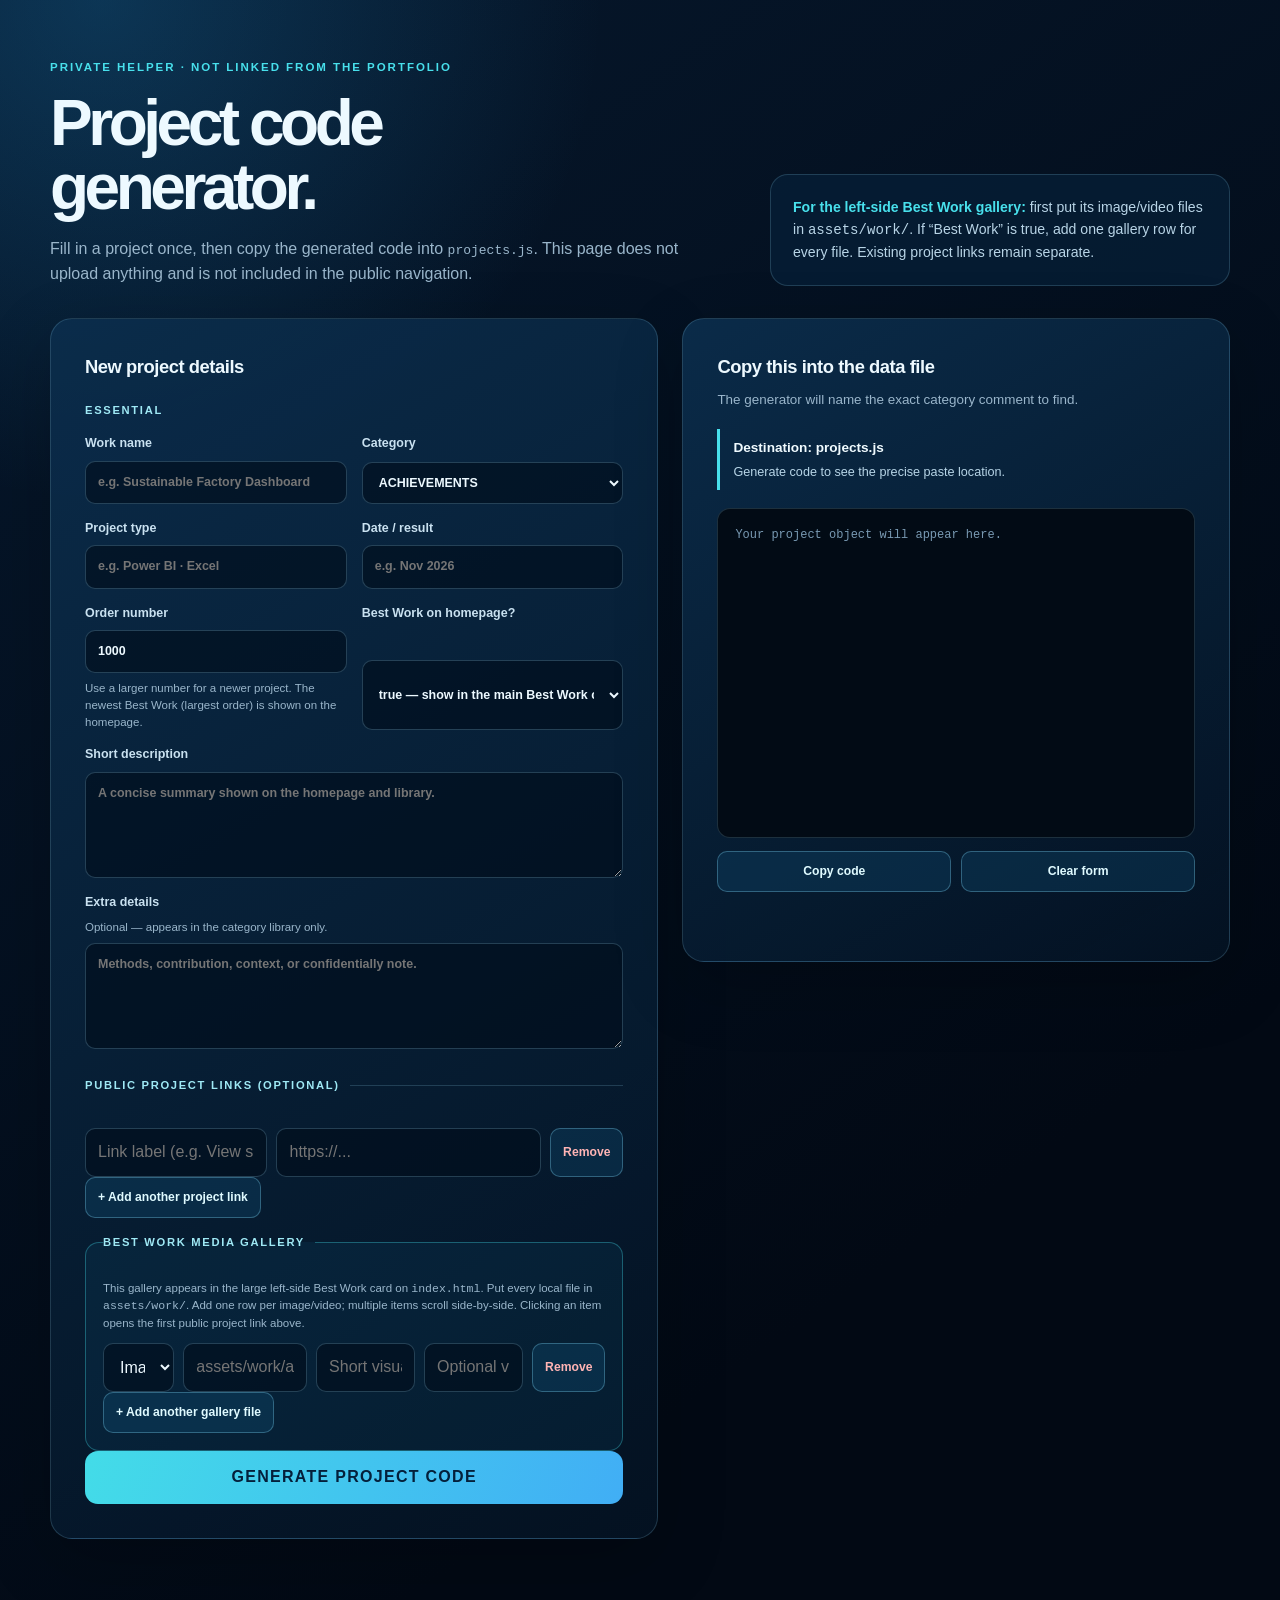
<file: codegenerator.html>
<!doctype html>
<html lang="en">
<head>
  <meta charset="utf-8">
  <meta name="viewport" content="width=device-width, initial-scale=1">
  <meta name="robots" content="noindex, nofollow">
  <title>Portfolio Project Code Generator</title>
  <style>
    :root{color-scheme:dark;--bg:#041020;--surface:#08213c;--surface2:#0b2d4c;--line:rgba(150,216,244,.19);--text:#edf9ff;--muted:#9ab6cb;--cyan:#48e0ec;--danger:#ff9b9b;--max:1180px;font-family:"DM Sans",Arial,sans-serif}
    *{box-sizing:border-box}body{margin:0;min-height:100vh;background:radial-gradient(circle at 8% 0,rgba(29,132,191,.28),transparent 25%),linear-gradient(145deg,#06182d,#020914 75%);color:var(--text);line-height:1.55}.shell{width:min(var(--max),calc(100% - 40px));margin:auto;padding:54px 0 80px}.eyebrow{color:var(--cyan);font-size:.72rem;font-weight:800;letter-spacing:.17em}.hero{display:grid;grid-template-columns:1.2fr .8fr;gap:30px;margin-bottom:32px}.hero h1{font-size:clamp(2.4rem,5vw,4.8rem);line-height:1;letter-spacing:-.07em;margin:12px 0 18px}.hero p{max-width:650px;color:var(--muted);margin:0}.notice{align-self:end;padding:22px;border:1px solid var(--line);border-radius:18px;background:rgba(7,35,61,.62);color:#b8d4e6;font-size:.88rem}.notice strong{color:var(--cyan)}.generator{display:grid;grid-template-columns:minmax(0,1fr) minmax(350px,.9fr);gap:24px}.panel{border:1px solid var(--line);border-radius:22px;background:linear-gradient(150deg,rgba(11,45,76,.93),rgba(4,19,35,.91));padding:clamp(21px,3vw,34px);box-shadow:0 22px 70px rgba(0,0,0,.2)}.panel h2{font-size:1.15rem;letter-spacing:-.025em;margin:0 0 20px}.fieldset{border:0;border-top:1px solid var(--line);margin:28px 0 0;padding:24px 0 0}.fieldset:first-of-type{border:0;margin-top:0;padding-top:0}.fieldset legend{padding:0 10px 0 0;color:#9fe9f5;font-size:.7rem;letter-spacing:.15em;font-weight:800}label{display:grid;gap:7px;color:#c9e1f0;font-size:.78rem;font-weight:700}input,select,textarea,button{font:inherit}input,select,textarea{width:100%;border:1px solid rgba(150,216,244,.23);border-radius:10px;padding:11px 12px;color:var(--text);background:rgba(1,13,27,.64);outline:none;transition:border-color .2s,box-shadow .2s}input:focus,select:focus,textarea:focus{border-color:var(--cyan);box-shadow:0 0 0 3px rgba(72,224,236,.12)}textarea{min-height:106px;resize:vertical}.grid{display:grid;grid-template-columns:repeat(2,minmax(0,1fr));gap:15px;margin-top:15px}.grid.one{grid-template-columns:1fr}.hint{color:var(--muted);font-size:.72rem;font-weight:400;line-height:1.45}.feature-box{margin-top:16px;padding:17px;border:1px solid rgba(72,224,236,.33);border-radius:14px;background:rgba(16,103,143,.13)}.feature-box[hidden]{display:none}.link-row{display:grid;grid-template-columns:1fr 1.45fr auto;gap:9px;margin-top:10px}.media-row{display:grid;grid-template-columns:.72fr 1.25fr 1fr 1fr auto;gap:9px;margin-top:10px}.icon-button,.secondary-button{border:1px solid rgba(124,205,236,.35);background:rgba(17,85,123,.3);color:#dffaff;border-radius:10px;cursor:pointer;font-size:.76rem;font-weight:800;padding:10px 12px;transition:background .2s,border .2s}.icon-button:hover,.secondary-button:hover{border-color:var(--cyan);background:rgba(22,121,163,.48)}.icon-button{align-self:stretch;color:#ffb4b4}.generate{width:100%;border:0;border-radius:13px;padding:14px 18px;background:linear-gradient(110deg,#43dce8,#41aef5);color:#04203b;font-weight:900;letter-spacing:.08em;cursor:pointer;transition:transform .2s,filter .2s}.generate:hover{transform:translateY(-2px);filter:brightness(1.08)}.output-panel{position:sticky;top:22px;align-self:start}.output-panel h2{margin-bottom:8px}.output-copy{color:var(--muted);font-size:.84rem;margin:0 0 18px}.destination{display:grid;gap:5px;border-left:3px solid var(--cyan);padding:8px 0 8px 13px;margin:18px 0;color:#b7d5e7;font-size:.79rem}.destination b{color:#f0fbff;font-size:.85rem}pre{min-height:330px;max-height:65vh;overflow:auto;margin:0;padding:17px;border-radius:13px;border:1px solid rgba(150,216,244,.18);background:#020b15;color:#cdeeff;font:12px/1.55 ui-monospace,SFMono-Regular,Consolas,monospace;white-space:pre-wrap;word-break:break-word}.output-actions{display:flex;gap:10px;margin-top:13px}.output-actions button{flex:1}.status{min-height:24px;margin:11px 0 0;color:#a3e9d6;font-size:.78rem}.empty{color:#7899b2}@media(max-width:850px){.hero,.generator{grid-template-columns:1fr}.output-panel{position:static}.hero{gap:18px}.shell{padding-top:34px}.media-row{grid-template-columns:1fr 1fr}}@media(max-width:560px){.shell{width:calc(100% - 28px)}.grid,.link-row,.media-row{grid-template-columns:1fr}.icon-button{min-height:40px}.panel{padding:20px 16px}}
  </style>
</head>
<body>
  <main class="shell">
    <section class="hero">
      <div>
        <span class="eyebrow">PRIVATE HELPER · NOT LINKED FROM THE PORTFOLIO</span>
        <h1>Project code<br>generator.</h1>
        <p>Fill in a project once, then copy the generated code into <code>projects.js</code>. This page does not upload anything and is not included in the public navigation.</p>
      </div>
      <aside class="notice"><strong>For the left-side Best Work gallery:</strong> first put its image/video files in <code>assets/work/</code>. If “Best Work” is true, add one gallery row for every file. Existing project links remain separate.</aside>
    </section>

    <div class="generator">
      <form class="panel" id="project-form">
        <h2>New project details</h2>
        <fieldset class="fieldset">
          <legend>ESSENTIAL</legend>
          <div class="grid">
            <label>Work name<input id="title" required placeholder="e.g. Sustainable Factory Dashboard"></label>
            <label>Category<select id="category" required></select></label>
            <label>Project type<input id="type" placeholder="e.g. Power BI · Excel"></label>
            <label>Date / result<input id="date" placeholder="e.g. Nov 2026"></label>
            <label>Order number<input id="order" type="number" min="1" value="1000" required><span class="hint">Use a larger number for a newer project. The newest Best Work (largest order) is shown on the homepage.</span></label>
            <label>Best Work on homepage?<select id="best-work"><option value="true">true — show in the main Best Work card</option><option value="false">false — show only in the work library</option></select></label>
          </div>
          <div class="grid one"><label>Short description<textarea id="description" required placeholder="A concise summary shown on the homepage and library."></textarea></label></div>
          <div class="grid one"><label>Extra details <span class="hint">Optional — appears in the category library only.</span><textarea id="details" placeholder="Methods, contribution, context, or confidentially note."></textarea></label></div>
        </fieldset>

        <fieldset class="fieldset">
          <legend>PUBLIC PROJECT LINKS (OPTIONAL)</legend>
          <div id="link-rows"></div>
          <button class="secondary-button" id="add-link" type="button">+ Add another project link</button>
        </fieldset>

        <fieldset class="fieldset feature-box" id="homepage-media-box">
          <legend>BEST WORK MEDIA GALLERY</legend>
          <p class="hint">This gallery appears in the large left-side Best Work card on <code>index.html</code>. Put every local file in <code>assets/work/</code>. Add one row per image/video; multiple items scroll side-by-side. Clicking an item opens the first public project link above.</p>
          <div id="media-rows"></div>
          <button class="secondary-button" id="add-media" type="button">+ Add another gallery file</button>
        </fieldset>

        <button class="generate" type="submit">GENERATE PROJECT CODE</button>
      </form>

      <aside class="panel output-panel" aria-live="polite">
        <h2>Copy this into the data file</h2>
        <p class="output-copy">The generator will name the exact category comment to find.</p>
        <div class="destination" id="destination"><b>Destination: projects.js</b><span>Generate code to see the precise paste location.</span></div>
        <pre id="code-output" class="empty">Your project object will appear here.</pre>
        <div class="output-actions"><button class="secondary-button" id="copy-code" type="button">Copy code</button><button class="secondary-button" id="reset-form" type="button">Clear form</button></div>
        <p class="status" id="status"></p>
      </aside>
    </div>
  </main>

  <script>
    (() => {
      'use strict';
      const categories = [
        ['achievements', 'ACHIEVEMENTS'], ['case-solving', 'CASE SOLVING'], ['video-content', 'VIDEO CONTENT'], ['comsol', 'COMSOL MULTIPHYSICS'], ['cad', 'CAD & SOLIDWORKS'], ['research', 'RESEARCH'], ['ben-rich', 'BEN RICH BUSINESS'], ['analytics', 'EXCEL & POWER BI'], ['jolchaya', 'PROJECT JOL CHAYA'], ['certifications', 'CERTIFICATIONS']
      ];
      const form = document.getElementById('project-form');
      const category = document.getElementById('category');
      const bestWork = document.getElementById('best-work');
      const mediaBox = document.getElementById('homepage-media-box');
      const linkRows = document.getElementById('link-rows');
      const mediaRows = document.getElementById('media-rows');
      const output = document.getElementById('code-output');
      const destination = document.getElementById('destination');
      const status = document.getElementById('status');
      const slugify = value => value.toLowerCase().trim().replace(/[^a-z0-9]+/g, '-').replace(/^-|-$/g, '') || 'new-project';
      const value = id => document.getElementById(id).value.trim();

      category.innerHTML = categories.map(([id, name]) => `<option value="${id}">${name}</option>`).join('');

      function addLink(label = '', url = '') {
        const row = document.createElement('div');
        row.className = 'link-row';
        row.innerHTML = `<input class="link-label" aria-label="Link label" placeholder="Link label (e.g. View slides)" value="${label}"><input class="link-url" type="url" aria-label="Link URL" placeholder="https://..." value="${url}"><button class="icon-button" type="button" aria-label="Remove this link">Remove</button>`;
        row.querySelector('button').addEventListener('click', () => row.remove());
        linkRows.append(row);
      }

      function addMedia() {
        const row = document.createElement('div');
        row.className = 'media-row';
        row.innerHTML = `<select class="media-kind" aria-label="Gallery media type"><option value="image">Image</option><option value="video">Video (.mp4)</option><option value="embed">Embed URL</option></select><input class="media-src" aria-label="Gallery file path" placeholder="assets/work/achievement-1.jpg"><input class="media-alt" aria-label="Gallery alt text" placeholder="Short visual description"><input class="media-poster" aria-label="Video poster path" placeholder="Optional video poster"><button class="icon-button" type="button" aria-label="Remove this gallery file">Remove</button>`;
        row.querySelector('button').addEventListener('click', () => row.remove());
        mediaRows.append(row);
      }

      function setHomepageMediaVisibility() {
        const isBestWork = bestWork.value === 'true';
        mediaBox.hidden = !isBestWork;
        mediaRows.querySelectorAll('.media-src').forEach(input => input.required = false);
      }

      function getLinks() {
        return [...linkRows.querySelectorAll('.link-row')].map(row => ({
          label: row.querySelector('.link-label').value.trim(),
          url: row.querySelector('.link-url').value.trim()
        })).filter(link => link.url).map(link => ({ label: link.label || 'Open project', url: link.url }));
      }

      function getWorkMedia() {
        return [...mediaRows.querySelectorAll('.media-row')].map(row => {
          const kind = row.querySelector('.media-kind').value;
          const src = row.querySelector('.media-src').value.trim();
          const media = {
            kind,
            src,
            alt: row.querySelector('.media-alt').value.trim()
          };
          const poster = row.querySelector('.media-poster').value.trim();
          if (kind === 'video' && poster) media.poster = poster;
          return media;
        }).filter(media => media.src).map(media => ({
          ...media,
          alt: media.alt || 'Best Work gallery preview'
        }));
      }

      function projectCode(project) {
        return JSON.stringify(project, null, 2).replace(/^/gm, '  ') + ',';
      }

      document.getElementById('add-link').addEventListener('click', () => addLink());
      document.getElementById('add-media').addEventListener('click', () => addMedia());
      bestWork.addEventListener('change', setHomepageMediaVisibility);
      document.getElementById('title').addEventListener('input', () => status.textContent = '');
      document.getElementById('copy-code').addEventListener('click', async () => {
        if (!output.dataset.code) { status.textContent = 'Generate the project code first.'; return; }
        try { await navigator.clipboard.writeText(output.dataset.code); status.textContent = 'Copied. Paste it into projects.js.'; }
        catch { status.textContent = 'Copy was blocked by this browser. Select the code manually and copy it.'; }
      });
      document.getElementById('reset-form').addEventListener('click', () => {
        form.reset(); linkRows.replaceChildren(); mediaRows.replaceChildren(); addLink(); addMedia(); setHomepageMediaVisibility(); output.textContent = 'Your project object will appear here.'; output.classList.add('empty'); output.dataset.code = ''; destination.innerHTML = '<b>Destination: projects.js</b><span>Generate code to see the precise paste location.</span>'; status.textContent = '';
      });

      form.addEventListener('submit', event => {
        event.preventDefault();
        const isBestWork = bestWork.value === 'true';
        const workMedia = getWorkMedia();
        if (isBestWork && !workMedia.length) { status.textContent = 'Add at least one gallery image/video path for a Best Work project.'; mediaRows.querySelector('.media-src')?.focus(); return; }
        const project = {
          id: slugify(value('title')),
          category: category.value,
          order: Number(value('order')),
          bestWork: isBestWork,
          title: value('title'),
          type: value('type'),
          date: value('date'),
          description: value('description')
        };
        if (value('details')) project.details = value('details');
        if (isBestWork) {
          project.workMedia = workMedia;
        }
        project.links = getLinks();
        const categoryName = categories.find(item => item[0] === category.value)[1];
        const instruction = `Paste this new object inside the projects: [ ] array in projects.js, directly below the comment: // ${categoryName}.`;
        const code = `/* ${instruction} */\n${projectCode(project)}`;
        output.textContent = code;
        output.dataset.code = code;
        output.classList.remove('empty');
        destination.innerHTML = `<b>Destination: projects.js</b><span>${instruction}</span>${isBestWork ? '<span>Also upload every gallery file to assets/work/ before publishing.</span>' : ''}`;
        status.textContent = 'Done. Copy the generated code, paste it, then save projects.js.';
      });

      addLink();
      addMedia();
      setHomepageMediaVisibility();
    })();
  </script>
</body>
</html>
</file>
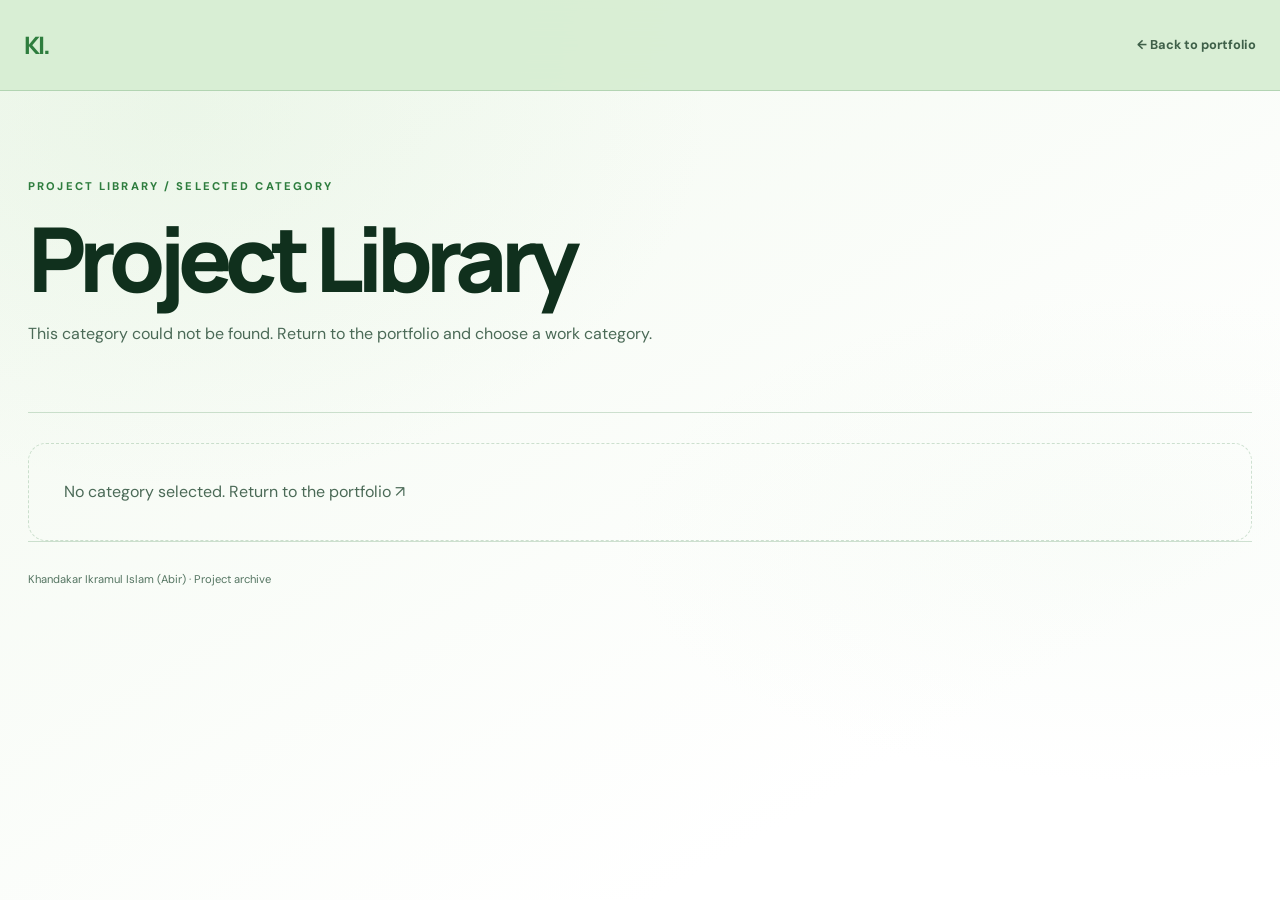
<file: works.html>
<!doctype html>
<html lang="en">
<head>
  <meta charset="utf-8">
  <meta name="viewport" content="width=device-width, initial-scale=1">
  <meta name="theme-color" content="#f2f9ef">
  <meta name="description" content="Explore the complete project collection by category.">
  <title>Project Library | Khandakar Ikramul Islam (Abir)</title>
  <link rel="preconnect" href="https://fonts.googleapis.com">
  <link rel="preconnect" href="https://fonts.gstatic.com" crossorigin>
  <link href="https://fonts.googleapis.com/css2?family=DM+Sans:wght@400;500;600;700&family=Manrope:wght@400;500;600;700;800&display=swap" rel="stylesheet">
  <link rel="stylesheet" href="style.css">
</head>
<body class="archive-body">
  <header class="archive-header">
    <a class="brand" href="index.html">KI<span>.</span></a>
    <a class="back-link" id="back-link" href="index.html">← Back to portfolio</a>
  </header>
  <main class="archive-main">
    <div class="archive-hero">
      <span class="eyebrow">PROJECT LIBRARY / SELECTED CATEGORY</span>
      <h1 id="archive-title">All Work</h1>
      <p id="archive-description">Explore projects from this field, arranged with the most recently added work first.</p>
      <div class="archive-count" id="archive-count"></div>
    </div>
    <section class="archive-list" id="archive-list" aria-live="polite"></section>
    <div class="archive-footer">Khandakar Ikramul Islam (Abir) · Project archive</div>
  </main>
  <script src="projects.js"></script>
  <script src="works.js"></script>
</body>
</html>
</file>
<file: style.css>
:root{
  --hh:78px;
  color-scheme:light;
  --bg:#ffffff;
  --bg-2:#f2f9ef;
  --surface:#e1f2dd;
  --surface-2:#d3ebcf;
  --line:rgba(46,125,62,.22);
  --text:#10301d;
  --muted:#4b6a57;
  --blue:#2e7d3e;
  --cyan:#2e7d3e;
  --ice:#d99a00;
  --sun:#ffc93c;
  --max:1240px;
  --ease:cubic-bezier(.2,.75,.25,1);
}
*{box-sizing:border-box}
html{overflow-x:clip;scroll-behavior:smooth;scroll-padding-top:calc(var(--hh) + 18px)}
body{margin:0;background:var(--bg);color:var(--text);font-family:"DM Sans",sans-serif;line-height:1.65;overflow-x:clip}
body:before{content:"";position:fixed;inset:0;pointer-events:none;z-index:-2;background:radial-gradient(ellipse at 14% 12%,rgba(203,232,199,0.22),transparent 34%),radial-gradient(ellipse at 88% 60%,rgba(203,232,199,0.10),transparent 32%),linear-gradient(150deg,#f2f9ef,#ffffff 78%)}
a{color:inherit;text-decoration:none}
a:hover{color:var(--cyan)}
button,a{-webkit-tap-highlight-color:transparent}
.ambient{position:fixed;width:34vw;height:34vw;filter:blur(100px);border-radius:50%;pointer-events:none;z-index:-1;opacity:.12}
.ambient-one{top:25%;left:-18vw;background:#6dbe6f}.ambient-two{right:-20vw;bottom:4%;background:#ffc93c}
.section-wrap{width:min(var(--max),calc(100% - 56px));margin-inline:auto}
.site-header{position:sticky;top:0;z-index:30;min-height:78px;display:flex;align-items:center;justify-content:space-between;gap:26px;padding:0 max(24px,calc((100vw - var(--max))/2));background:rgba(214,237,210,.92);backdrop-filter:blur(22px);border-bottom:1px solid rgba(255,201,60,0.13)}
.brand{font-family:Manrope,sans-serif;font-weight:800;font-size:1.5rem;letter-spacing:-.09em;white-space:nowrap;color:#2e7d3e}
.brand span{color:var(--cyan)}
.header-contact{font-size:.77rem;font-weight:700;white-space:nowrap;border:1px solid #e0a800;padding:10px 14px;border-radius:999px;color:#10301d;background:#ffc93c}
.header-contact span{color:var(--cyan);margin-left:8px}

/* Scroll-driven, five-frame introduction */
.scrolly{position:relative;height:auto;min-height:0;background:#f2f9ef}
.story-sticky{position:sticky;top:var(--hh);height:calc(100svh - var(--hh));min-height:540px;overflow:hidden;isolation:isolate;background:radial-gradient(ellipse at 74% 42%,#e1f2dd,#f2f9ef 48%,#ffffff 85%)}
.story-image-stack,.story-shade,.story-grain{position:absolute;inset:0}
.story-image{position:absolute;inset:0;width:100%;height:100%;object-fit:cover;object-position:88% 30%;opacity:0;transform:scale(1.08);filter:saturate(.82) contrast(1.08);transition:opacity .85s ease,transform 5s linear}
.story-image.active{opacity:1;transform:scale(1.015)}
.story-image.image-missing{display:none}
.story-fallback{position:absolute;inset:0;display:grid;place-items:center;background:radial-gradient(circle at 66% 42%,rgba(255,201,60,0.25),transparent 28%),linear-gradient(125deg,#f2f9ef,#ffffff 58%,#f2f9ef)}
.story-fallback>span{font-family:Manrope,sans-serif;font-size:clamp(10rem,30vw,25rem);font-weight:800;letter-spacing:-.12em;color:rgba(46,125,62,0.06)}
.story-fallback .accent{color:rgba(46,125,62,0.16)}
.story-shade{z-index:1;background:linear-gradient(90deg,rgba(255,255,255,0.78) 0%,rgba(255,255,255,0.50) 40%,rgba(255,255,255,0.00) 70%),linear-gradient(0deg,rgba(255,255,255,0.68),transparent 35%,rgba(255,255,255,0.32))}
.story-grain{z-index:2;opacity:.11;mix-blend-mode:soft-light;background-image:url("data:image/svg+xml,%3Csvg viewBox='0 0 180 180' xmlns='http://www.w3.org/2000/svg'%3E%3Cfilter id='n'%3E%3CfeTurbulence type='fractalNoise' baseFrequency='.92' numOctaves='3' stitchTiles='stitch'/%3E%3C/filter%3E%3Crect width='100%25' height='100%25' filter='url(%23n)' opacity='.34'/%3E%3C/svg%3E")}
.story-topline{position:absolute;z-index:3;left:clamp(24px,6vw,92px);right:clamp(24px,6vw,92px);top:32px;display:flex;justify-content:space-between;color:rgba(46,125,62,0.75);font-size:.67rem;font-weight:700;letter-spacing:.2em}
.story-counter{letter-spacing:.08em}.story-counter b{color:var(--cyan);font-size:1rem}
.story-copy{position:absolute;z-index:4;left:clamp(24px,10vw,150px);top:50%;transform:translateY(-44%);width:min(760px,72vw)}
.story-copy>.eyebrow,.story-copy h1,.story-copy>#story-description{transition:opacity .42s var(--ease),transform .42s var(--ease),filter .42s var(--ease);will-change:opacity,transform,filter}
.story-copy.is-changing>.eyebrow,.story-copy.is-changing h1,.story-copy.is-changing>#story-description{opacity:0;transform:translateY(14px);filter:blur(5px)}
.eyebrow{color:var(--cyan);font-size:.7rem;font-weight:800;letter-spacing:.19em;text-transform:uppercase}
.story-copy .eyebrow{margin-bottom:26px}
.story-copy h1{font-family:Manrope,sans-serif;font-size:clamp(3.4rem,8.5vw,8.3rem);line-height:.99;letter-spacing:-.075em;font-weight:800;margin:0 0 24px;text-wrap:balance}
.story-copy h1 em,.contact-heading em{font-family:Georgia,serif;font-weight:400;color:var(--ice);letter-spacing:-.055em}
.story-copy p:last-child{font-size:clamp(1rem,1.35vw,1.18rem);max-width:500px;color:#3f6049;margin:0}
.story-bottom{position:absolute;z-index:4;left:clamp(24px,6vw,92px);bottom:34px;display:flex;align-items:center;gap:18px;color:#3f6049;font-size:.63rem;font-weight:800;letter-spacing:.2em}
.scroll-line{width:92px;height:1px;background:rgba(255,201,60,0.30);position:relative;overflow:hidden}.scroll-line i{position:absolute;inset:0 auto 0 0;width:35%;background:var(--sun);animation:scrollLine 1.6s ease-in-out infinite}
@keyframes scrollLine{0%{transform:translateX(-110%)}100%{transform:translateX(300%)}}
.story-track{position:absolute;top:0;left:0;width:100%;pointer-events:none}
.story-beat{height:80vh;min-height:560px}

/* About strip */
.intro{padding-top:150px;padding-bottom:145px;position:relative}
.intro-label{display:flex;align-items:center;gap:18px;margin-bottom:46px}
.orbit-dot{width:8px;height:8px;border-radius:50%;background:var(--sun);box-shadow:0 0 14px var(--sun)}
.intro-grid{display:grid;grid-template-columns:1fr 1fr;gap:9vw;align-items:start}
.intro h2,.work-intro h2,.personality h2{font:800 clamp(2.7rem,5vw,5rem)/1.05 Manrope,sans-serif;letter-spacing:-.07em;margin:0}
.intro h2 span,.work-intro h2 span{color:#2e7d3e}
.intro-text{max-width:570px;color:var(--muted);font-size:1.02rem}
.intro-text strong{color:#2e7d3e}
.intro-tags{display:flex;gap:9px;flex-wrap:wrap;margin-top:25px}
.intro-tags span{border:1px solid var(--line);padding:7px 12px;border-radius:99px;color:#2e7d3e;font-size:.73rem;background:rgba(203,232,199,0.20)}

.work-intro{display:flex;align-items:end;justify-content:space-between;gap:40px;padding-top:35px;padding-bottom:58px}
.work-intro .eyebrow{display:block;margin-bottom:18px}
.work-intro>p{max-width:330px;color:var(--muted);margin:0 0 8px}
.category-sections{padding-bottom:110px;position:relative;isolation:isolate}
.work-section{scroll-margin-top:108px;position:relative;margin:0 -22px 28px;padding:46px clamp(22px,4vw,52px) 54px;border:1px solid rgba(255,201,60,0.19);border-radius:34px;background:linear-gradient(135deg,rgba(225,242,221,0.62),rgba(242,249,239,0.46) 58%,rgba(225,242,221,0.32));box-shadow:0 20px 56px rgba(16,48,29,0.05),inset 0 1px rgba(255,201,60,0.10);backdrop-filter:blur(20px) saturate(125%);transition:filter .5s var(--ease),opacity .5s var(--ease),scale .5s var(--ease),box-shadow .5s var(--ease),border-color .5s var(--ease)}
.work-section:before{content:"";position:absolute;inset:0;border-radius:inherit;pointer-events:none;background:linear-gradient(112deg,rgba(255,201,60,0.09),transparent 32%,rgba(255,201,60,0.04) 72%)}
.category-sections.has-focused-work .work-section:not(.is-focused){filter:blur(5px) saturate(.54);opacity:.31;scale:.97}
.work-section.is-focused{z-index:2;border-color:rgba(255,201,60,0.48);box-shadow:0 34px 94px rgba(16,48,29,0.14),0 0 0 1px rgba(255,201,60,0.10),inset 0 1px rgba(255,201,60,0.18);scale:1.012}
.category-meta{display:flex;justify-content:space-between;align-items:center;margin-bottom:25px}
.category-index{font:700 .75rem Manrope,sans-serif;letter-spacing:.13em;color:#557562}
.category-kicker{font-size:.67rem;color:#557562;letter-spacing:.16em;text-transform:uppercase;font-weight:700}
.showcase-grid{display:grid;grid-template-columns:minmax(440px,1.38fr) minmax(300px,.62fr);gap:clamp(38px,6vw,96px);align-items:stretch}
.project-art{position:relative;min-height:590px;aspect-ratio:auto;overflow:hidden;border-radius:28px;border:1px solid rgba(255,201,60,0.23);background:linear-gradient(145deg,#e1f2dd,#f2f9ef 68%);box-shadow:0 35px 90px rgba(16,48,29,0.11);isolation:isolate}
.project-art:before{content:"";position:absolute;inset:0;background:radial-gradient(circle at 70% 28%,rgba(255,201,60,0.23),transparent 30%),linear-gradient(120deg,rgba(255,201,60,0.16),transparent 58%);z-index:-1}
.project-art:after{content:"";position:absolute;inset:16px;border:1px solid rgba(255,201,60,0.11);border-radius:18px;pointer-events:none}
.art-grid{position:absolute;inset:0;opacity:.2;background-image:linear-gradient(rgba(255,201,60,0.14) 1px,transparent 1px),linear-gradient(90deg,rgba(255,201,60,0.14) 1px,transparent 1px);background-size:45px 45px;mask-image:linear-gradient(135deg,black,transparent 82%)}
.art-orbit{position:absolute;width:66%;aspect-ratio:1;border:1px solid rgba(255,201,60,0.48);border-radius:50%;left:18%;top:12%;transform:rotate(-28deg) scaleY(.63);box-shadow:0 0 40px rgba(255,201,60,0.12),inset 0 0 40px rgba(255,201,60,0.08)}
.art-orbit:before,.art-orbit:after{content:"";position:absolute;inset:13%;border:1px solid rgba(109,190,111,0.35);border-radius:50%;transform:rotate(52deg) scaleY(.72)}
.art-orbit:after{inset:27%;transform:rotate(-58deg) scaleY(.75)}
.art-core{position:absolute;width:24%;aspect-ratio:1;left:39%;top:32%;border-radius:50%;background:radial-gradient(circle at 35% 25%,#ffc93c,#ffc93c 20%,#cbe8c7 58%,#e1f2dd 78%);box-shadow:0 0 55px rgba(255,201,60,0.32),0 0 100px rgba(203,232,199,0.22)}
.art-number{position:absolute;right:34px;top:26px;font:800 clamp(3rem,6vw,5.8rem)/1 Manrope,sans-serif;letter-spacing:-.1em;color:rgba(46,125,62,0.13)}
.art-bottom{position:absolute;left:34px;right:34px;bottom:31px;display:flex;justify-content:space-between;align-items:end;gap:18px}
.art-bottom small{display:block;font-size:.63rem;color:#3f6049;letter-spacing:.17em;font-weight:800;margin-bottom:9px}
.art-bottom strong{display:block;font:800 clamp(1.45rem,3vw,2.8rem)/1 Manrope,sans-serif;letter-spacing:-.06em;max-width:370px}
.art-bottom span{font-size:.68rem;color:#2e7d3e;text-align:right;white-space:nowrap}
.art-chip{position:absolute;top:31px;left:32px;border:1px solid rgba(255,201,60,0.34);background:rgba(242,249,239,0.54);backdrop-filter:blur(12px);padding:7px 11px;border-radius:99px;font-size:.64rem;letter-spacing:.13em;color:#2e7d3e;text-transform:uppercase}
.art-cross{position:absolute;right:19%;top:26%;width:18px;height:18px;border:1px solid rgba(255,201,60,0.70);border-radius:50%;box-shadow:0 0 20px rgba(255,201,60,0.35)}
.art-cross:before,.art-cross:after{content:"";position:absolute;background:rgba(255,201,60,0.70)}
.art-cross:before{width:32px;height:1px;left:-8px;top:8px}.art-cross:after{height:32px;width:1px;top:-8px;left:8px}
.work-media-gallery{position:absolute;inset:0;z-index:0;display:flex;overflow-x:auto;overflow-y:hidden;scroll-snap-type:x mandatory;scrollbar-width:thin;scrollbar-color:rgba(255,201,60,0.60) rgba(255,255,255,0.45);overscroll-behavior-inline:contain;scroll-behavior:smooth}
.work-media-gallery::-webkit-scrollbar{height:7px}.work-media-gallery::-webkit-scrollbar-track{background:rgba(255,255,255,0.45)}.work-media-gallery::-webkit-scrollbar-thumb{background:rgba(255,201,60,0.55);border-radius:99px}
.work-media-gallery--multiple{gap:14px;padding-right:14px}
.work-media-slide{position:relative;display:block;flex:0 0 100%;min-width:0;height:100%;overflow:hidden;scroll-snap-align:start;background:#f2f9ef;color:inherit}
.work-media-gallery--multiple .work-media-slide{flex-basis:83%}
.work-media{display:block;width:100%;height:100%;object-fit:cover;border:0;background:#f2f9ef}
.work-media-slide--embed .work-media{object-fit:initial}
.media-open-overlay{position:absolute;inset:0;z-index:3}.media-open-hint{position:absolute;right:18px;top:18px;z-index:2;border:1px solid rgba(255,201,60,0.54);border-radius:99px;background:rgba(242,249,239,0.65);backdrop-filter:blur(10px);padding:6px 9px;color:#2e7d3e;font-size:.58rem;font-weight:800;letter-spacing:.1em;opacity:0;transform:translateY(-5px);transition:opacity .25s,transform .25s}.work-media-slide:hover .media-open-hint,.work-media-slide:focus-visible .media-open-hint{opacity:1;transform:none}
.project-media-shade{position:absolute;inset:0;z-index:1;pointer-events:none;background:linear-gradient(180deg,rgba(255,255,255,0) 40%,rgba(255,255,255,.82) 72%,rgba(255,255,255,.96) 100%)}
.project-art--media .art-chip,.project-art--media .art-number,.project-art--media .art-bottom{z-index:2;pointer-events:none}
.project-art--media .art-bottom strong{color:#10301d;text-shadow:none}
/* Visual accents vary slightly by field while maintaining one visual system */
.work-section:nth-child(3n) .project-art{background:linear-gradient(145deg,#e1f2dd,#f2f9ef 68%)}
.work-section:nth-child(3n) .art-orbit{border-color:rgba(255,201,60,0.50)}
.work-section:nth-child(3n+2) .project-art{background:linear-gradient(145deg,#e1f2dd,#f2f9ef 70%)}
.work-section:nth-child(3n+2) .art-core{border-radius:24%;transform:rotate(45deg);background:linear-gradient(145deg,#ffc93c,#ffc93c 38%,#e1f2dd 80%)}
.showcase-copy{min-height:590px;display:flex;flex-direction:column;align-items:flex-start;justify-content:space-between;padding:37px 0 32px}
.showcase-description .eyebrow{display:block;margin-bottom:19px}
.showcase-copy h3{font:800 clamp(2rem,3.3vw,3.45rem)/1.08 Manrope,sans-serif;letter-spacing:-.065em;margin:0 0 15px}
.showcase-copy .project-type{font-size:.75rem;color:#2e7d3e;font-weight:700;letter-spacing:.05em;margin-bottom:19px}
.showcase-description>p{color:var(--muted);font-size:1rem;max-width:510px;margin:0 0 25px}
.showcase-copy .project-date{display:inline-flex;align-items:center;gap:9px;color:#557562;font-size:.72rem;margin-bottom:28px}
.project-date:before{content:"";width:6px;height:6px;border-radius:50%;background:var(--sun);box-shadow:0 0 10px var(--sun)}
.showcase-actions{width:min(100%,375px);padding-left:64px}
.puppet-link{position:relative;display:flex;align-items:center;gap:14px;width:100%;min-height:106px;overflow:visible;border:1px solid #d9a200;background:linear-gradient(110deg,#ffd75e,#ffc93c);padding:12px 19px 12px 39px;border-radius:22px;transition:transform .32s var(--ease),border-color .32s,box-shadow .32s,background .32s,scale .32s var(--ease);box-shadow:0 16px 42px rgba(16,48,29,0.12),inset 0 1px rgba(255,255,255,0.40);animation:puppetButtonCallout 2.35s ease-in-out infinite}
.puppet-link:before{content:"";position:absolute;inset:auto -18% -140% 20%;height:170px;border-radius:50%;background:radial-gradient(circle,rgba(255,201,60,0.24),transparent 67%);transition:transform .5s var(--ease)}
.puppet-link:hover{transform:translateY(-6px) scale(1.015);border-color:#b88500;background:linear-gradient(110deg,#ffe08a,#ffc93c);color:#10301d;box-shadow:0 25px 56px rgba(16,48,29,0.15),0 0 0 4px rgba(255,201,60,0.08)}
.puppet-link:hover:before{transform:translate(18px,-13px) scale(1.1)}
.puppet-peek{position:absolute;z-index:3;left:-74px;bottom:-14px;width:146px;height:137px;pointer-events:none;transform-origin:72% 100%;animation:puppetPeek 2.35s cubic-bezier(.48,.01,.3,1) infinite}
.puppet-speech{position:absolute;z-index:2;left:62px;top:-2px;display:grid;place-items:center;min-width:40px;height:23px;padding:0 7px;border:1px solid rgba(255,201,60,0.75);border-radius:99px;background:#ffc93c;color:#10301d;font:900 .56rem Manrope,sans-serif;letter-spacing:.06em;box-shadow:0 5px 13px rgba(16,48,29,0.11);animation:puppetSpeech 2.35s ease-in-out infinite}
.puppet-speech:after{content:"";position:absolute;left:8px;bottom:-5px;width:9px;height:9px;background:#ffc93c;border-right:1px solid rgba(255,201,60,0.75);border-bottom:1px solid rgba(255,201,60,0.75);transform:rotate(45deg)}
.puppet-figure{position:absolute;z-index:1;left:0;bottom:0;width:146px;height:129px;overflow:visible;filter:drop-shadow(0 9px 8px rgba(16,48,29,0.08))}
.puppet-shadow{fill:rgba(1,10,22,.5)}.puppet-body{transform-box:fill-box;transform-origin:50% 100%;animation:puppetBounce 2s ease-in-out infinite}.puppet-back-arm,.puppet-point-arm,.puppet-leg{fill:none;stroke-linecap:round;stroke-linejoin:round}.puppet-back-arm{stroke:var(--puppet-jacket);stroke-width:13}.puppet-point-arm{stroke:var(--puppet-jacket);stroke-width:14;transform-box:fill-box;transform-origin:0 50%}.puppet-point-hand{fill:none;stroke:var(--puppet-skin);stroke-width:6;stroke-linecap:round;stroke-linejoin:round;transform-box:fill-box;transform-origin:5% 50%;animation:puppetPoint 1.1s ease-in-out infinite alternate}.puppet-leg{stroke:var(--puppet-pants);stroke-width:14}.puppet-shoe{fill:#ddecf5}.puppet-shirt{fill:rgba(255,255,255,.68)}.puppet-hair{fill:var(--puppet-hair)}.puppet-nose,.puppet-smile{fill:none;stroke:#703b35;stroke-width:1.8;stroke-linecap:round}.puppet-eye{fill:#122337}.puppet-feature{display:none;fill:none;stroke:var(--puppet-hair);stroke-width:3;stroke-linecap:round}.puppet-motion{fill:none;stroke:var(--puppet-accent);stroke-width:2.4;stroke-linecap:round;opacity:.85;animation:motionPulse 1.15s ease-in-out infinite alternate}
.puppet-cap .puppet-feature--one{display:block;stroke-width:9;stroke:var(--puppet-jacket)}.puppet-glasses .puppet-feature--two{display:block;stroke-width:4;stroke:var(--puppet-hair)}.puppet-headset .puppet-feature--two{display:block;stroke:var(--puppet-accent);stroke-width:5}.puppet-beanie .puppet-feature--one{display:block;stroke-width:13;stroke:var(--puppet-jacket)}.puppet-bun .puppet-feature--three{display:block;fill:var(--puppet-hair);stroke:none;r:8}.puppet-curl .puppet-feature--one{display:block;stroke-width:6;stroke:var(--puppet-hair)}.puppet-turban .puppet-feature--one{display:block;stroke-width:15;stroke:var(--puppet-jacket)}.puppet-visor .puppet-feature--two{display:block;stroke-width:6;stroke:var(--puppet-accent)}.puppet-clip .puppet-feature--three{display:block;fill:var(--puppet-accent);stroke:none}.puppet-earring .puppet-feature--three{display:block;fill:none;stroke:var(--puppet-accent);stroke-width:2}
@keyframes puppetBounce{0%,100%{transform:translateY(0) rotate(-1deg)}50%{transform:translateY(-5px) rotate(1.5deg)}}
@keyframes puppetPoint{from{transform:rotate(-5deg) translateX(0)}to{transform:rotate(12deg) translateX(3px)}}
@keyframes motionPulse{from{opacity:.18;transform:translateX(-4px)}to{opacity:1;transform:translateX(4px)}}
.puppet-peek .puppet-point-arm{animation:puppetBeckon 1.05s ease-in-out infinite alternate}.puppet-peek .puppet-point-hand{animation:puppetPoint .52s ease-in-out infinite alternate}@keyframes puppetPeek{0%,14%{transform:translateX(-31px) rotate(-4deg)}25%,59%{transform:translateX(1px) rotate(1deg)}70%{transform:translateX(-4px) rotate(-1deg)}88%,100%{transform:translateX(-31px) rotate(-4deg)}}@keyframes puppetBeckon{from{transform:rotate(-4deg) translateX(0)}to{transform:rotate(7deg) translateX(7px)}}@keyframes puppetSpeech{0%,14%,88%,100%{opacity:0;transform:translateY(4px) scale(.82)}25%,59%,70%{opacity:1;transform:translateY(0) scale(1)}}
@keyframes puppetButtonCallout{0%,14%,88%,100%{scale:1}25%,59%,70%{scale:1.055}}
.puppet-label{position:relative;z-index:1;display:grid;gap:3px;text-align:left}.puppet-label b{font:800 .93rem Manrope,sans-serif;letter-spacing:.14em}.puppet-label b span{display:inline-block;color:#10301d;animation:labelArrow 1.05s ease-in-out infinite alternate}.puppet-label small{color:#3f4a1c;font-size:.72rem;line-height:1.35}.puppet-arrow{position:relative;z-index:1;font-size:1.55rem;color:#10301d;margin-left:auto;transition:transform .25s}.puppet-link:hover .puppet-arrow{transform:translate(4px,-4px)}
@keyframes labelArrow{from{transform:translateX(0)}to{transform:translateX(5px)}}

.personality{display:grid;grid-template-columns:minmax(300px,520px) 1fr;gap:60px;align-items:center;border-top:1px solid var(--line);padding-top:70px;padding-bottom:120px}
.personality-mark{font:800 5.8rem/.9 Manrope,sans-serif;letter-spacing:-.1em;color:rgba(46,125,62,0.24)}
.personality-mark span{color:var(--cyan)}
.personality h2{font-size:clamp(2rem,3vw,3rem);margin:14px 0}
.personality p{color:var(--muted);max-width:680px;margin:0}

.contact-section{background:linear-gradient(130deg,#d6edd2,#eaf6e6 62%,#cbe8c7);border-top:1px solid rgba(255,201,60,0.18);position:relative;overflow:hidden}
.contact-section:before{content:"";position:absolute;width:650px;height:650px;right:-210px;top:-260px;border:1px solid rgba(255,201,60,0.15);border-radius:50%;box-shadow:0 0 0 50px rgba(255,201,60,0.03),0 0 0 100px rgba(255,201,60,0.02)}
.contact-inner{position:relative;padding-top:110px;padding-bottom:32px;display:grid;grid-template-columns:1fr 1fr;gap:50px 10vw}
.contact-heading .eyebrow{display:block;margin-bottom:22px}
.contact-heading h2{font:800 clamp(3.1rem,6.8vw,6.5rem)/.98 Manrope,sans-serif;letter-spacing:-.075em;margin:0}
.contact-details{align-self:end;max-width:475px}
.contact-details>p{color:var(--muted);margin:0 0 26px}
.contact-email{display:inline-flex;gap:16px;align-items:center;font:700 clamp(1.1rem,2vw,1.6rem) Manrope,sans-serif;color:#2e7d3e;padding-bottom:12px;border-bottom:1px solid rgba(255,201,60,0.50)}
.contact-email span{color:var(--cyan)}
.contact-links{display:flex;gap:22px;flex-wrap:wrap;margin-top:23px;font-size:.8rem;color:#3f6049}
.contact-links a{color:#2e7d3e;font-weight:700}
.footer-bottom{grid-column:1/-1;border-top:1px solid var(--line);padding-top:23px;margin-top:75px;display:flex;align-items:center;justify-content:space-between;color:#557562;font-size:.68rem;letter-spacing:.08em}
.footer-bottom>a:last-child{font-weight:800;color:#3f6049}

/* Category library page */
.archive-body{min-height:100vh}
.archive-header{display:flex;align-items:center;justify-content:space-between;gap:20px;padding:25px max(24px,calc((100vw - var(--max))/2));border-bottom:1px solid var(--line);background:rgba(214,237,210,.92);backdrop-filter:blur(18px)}
.back-link{color:#3f6049;font-size:.8rem;font-weight:700}.archive-main{width:min(var(--max),calc(100% - 56px));margin:0 auto;padding:86px 0 120px}
.archive-hero{padding-bottom:40px;border-bottom:1px solid var(--line);margin-bottom:30px}
.archive-hero .eyebrow{display:block;margin-bottom:18px}
.archive-hero h1{font:800 clamp(3rem,7vw,6.5rem)/1 Manrope,sans-serif;letter-spacing:-.075em;margin:0 0 18px}
.archive-hero p{max-width:720px;color:var(--muted);margin:0}
.archive-count{color:#2e7d3e;font-size:.72rem;letter-spacing:.16em;font-weight:800;margin-top:25px}
.archive-list{display:grid;gap:17px}
.archive-card{display:grid;grid-template-columns:110px 1fr auto;gap:24px;align-items:center;padding:27px;border:1px solid var(--line);border-radius:20px;background:linear-gradient(120deg,rgba(242,249,239,0.92),rgba(242,249,239,0.74));transition:transform .25s var(--ease),border-color .25s}
.archive-card:hover{transform:translateY(-3px);border-color:rgba(255,201,60,0.40)}
.archive-card-number{font:800 2.8rem Manrope,sans-serif;letter-spacing:-.08em;color:rgba(46,125,62,0.35)}
.archive-card-content .tag{display:inline-block;color:#2e7d3e;font-size:.65rem;letter-spacing:.12em;text-transform:uppercase;margin-bottom:9px}
.archive-card h2{font:800 clamp(1.25rem,2.4vw,1.8rem)/1.15 Manrope,sans-serif;letter-spacing:-.045em;margin:0 0 10px}
.archive-card p{color:var(--muted);font-size:.9rem;margin:0;max-width:760px}
.archive-card .archive-date{display:block;color:#557562;font-size:.7rem;margin-top:12px}
.archive-links{display:flex;flex-direction:column;gap:8px;align-items:flex-end}
.archive-links a{font-size:.75rem;font-weight:800;color:#2e7d3e;white-space:nowrap}
.archive-empty{padding:35px;border:1px dashed var(--line);border-radius:18px;color:var(--muted)}
.archive-footer{padding:28px 0;color:#557562;font-size:.7rem;border-top:1px solid var(--line)}

/* Motion and layout */
.reveal{opacity:0;transform:translateY(24px);transition:opacity .75s var(--ease),transform .75s var(--ease)}
.reveal.in{opacity:1;transform:none}
@media(max-width:1050px){
  .showcase-grid{grid-template-columns:minmax(370px,1.22fr) minmax(290px,.78fr);gap:38px}.project-art,.showcase-copy{min-height:480px}
}
@media(max-width:760px){
  .site-header{min-height:64px;padding:0 18px}
  .brand{font-size:1.3rem}.header-contact{margin-left:auto;padding:8px 12px;font-size:.7rem}
  .story-sticky{top:var(--hh);height:calc(100svh - var(--hh));min-height:500px}
  .story-copy{left:25px;top:48%;width:calc(100% - 50px)}
  .story-copy h1{font-size:clamp(3rem,12vw,5.7rem)}
  .story-copy .eyebrow{font-size:.58rem;letter-spacing:.13em}
  .story-image{object-position:84% center}
  .story-shade{background:linear-gradient(90deg,rgba(255,255,255,0.83),rgba(255,255,255,0.35)),linear-gradient(0deg,rgba(255,255,255,0.70),transparent 60%)}
  .story-topline{left:24px;right:24px;top:22px;font-size:.57rem}
  .story-bottom{left:24px;bottom:24px;font-size:.57rem}
  .story-beat{height:80vh;min-height:500px}
  .section-wrap{width:calc(100% - 40px)}
  .intro{padding-top:90px;padding-bottom:90px}
  .intro-grid{grid-template-columns:1fr;gap:30px}
  .intro h2,.work-intro h2{font-size:clamp(2.7rem,11vw,4.2rem)}
  .work-intro{display:block;padding-bottom:38px}.work-intro>p{margin-top:23px}
  .work-section{margin:0 -10px 18px;padding:32px 20px 38px;border-radius:24px}
  .category-sections.has-focused-work .work-section:not(.is-focused){filter:blur(2px) saturate(.65);opacity:.48;scale:.985}
  .category-meta{margin-bottom:18px}
  .showcase-grid{grid-template-columns:1fr;gap:24px}
  .project-art{min-height:340px;aspect-ratio:1.1/1;border-radius:20px}
  .work-media-gallery--multiple .work-media-slide{flex-basis:88%}
  .art-bottom{left:25px;right:25px;bottom:25px}.art-chip{left:25px;top:25px}
  .showcase-copy{min-height:0;padding:4px 0 0;gap:32px}
  .showcase-copy h3{font-size:2.25rem}
  .personality{grid-template-columns:1fr;gap:20px;padding-top:50px;padding-bottom:80px}
  .personality-mark{font-size:4.3rem}
  .contact-inner{grid-template-columns:1fr;gap:35px;padding-top:75px}
  .contact-heading h2{font-size:clamp(3rem,13vw,5rem)}
  .footer-bottom{margin-top:40px;gap:15px;flex-wrap:wrap}
  .archive-header{padding:18px 20px}.archive-main{width:calc(100% - 40px);padding-top:60px}
  .archive-card{grid-template-columns:55px 1fr;gap:14px;padding:19px}
  .archive-card-number{font-size:2rem}.archive-links{grid-column:2;align-items:flex-start;flex-direction:row;flex-wrap:wrap;margin-top:8px}
}
@media(max-width:420px){
  .story-copy h1{font-size:2.9rem}.project-art{min-height:290px}.art-bottom strong{font-size:1.6rem}.art-number{font-size:3.4rem}
  .showcase-actions{padding-left:56px}.puppet-link{gap:9px;padding-left:33px;padding-right:12px}.puppet-peek{left:-68px;transform:scale(.9);transform-origin:72% 100%}.puppet-label b{font-size:.7rem}
  .footer-bottom{font-size:.6rem}
}
@media(prefers-reduced-motion:reduce){
  html{scroll-behavior:auto}.story-image,.reveal,.puppet-link,.archive-card{transition:none}
  .puppet-link,.puppet-link .puppet-arm,.puppet-body,.puppet-point-arm,.puppet-point-hand,.puppet-motion,.puppet-peek,.puppet-speech,.scroll-line i{animation:none}.reveal{opacity:1;transform:none}
}

.story-fallback{z-index:0}
.story-image{z-index:1}
.direct-project-link{margin:16px 0 0;font-size:.72rem}
.direct-project-link a{color:#2e7d3e;font-weight:700}
.direct-project-link a:hover{text-decoration:underline}
.archive-details{margin-top:12px!important;color:#3f6049!important;font-size:.82rem!important;max-width:860px}
.archive-stats{display:flex;gap:18px;flex-wrap:wrap;margin-top:13px}
.archive-stats span{font-size:.7rem;font-weight:800;color:#2e7d3e;border:1px solid rgba(255,201,60,0.18);padding:5px 9px;border-radius:99px}
.no-public-link{font-size:.7rem;color:#557562;white-space:nowrap}
@media(max-width:760px){.archive-links{gap:13px}.no-public-link{white-space:normal}}

.experience-section{padding-top:45px;padding-bottom:115px;border-top:1px solid var(--line)}
.experience-heading{display:grid;grid-template-columns:1fr 1fr;gap:20px 80px;align-items:end;margin-bottom:38px}
.experience-heading .eyebrow{grid-column:1/-1}
.experience-heading h2{font:800 clamp(2.8rem,5vw,4.8rem)/1.03 Manrope,sans-serif;letter-spacing:-.07em;margin:0}
.experience-heading h2 span{color:#2e7d3e}
.experience-heading>p{color:var(--muted);max-width:390px;margin:0 0 5px}
.experience-grid{display:grid;grid-template-columns:repeat(2,1fr);gap:14px}
.experience-card{padding:25px;border:1px solid var(--line);border-radius:18px;background:linear-gradient(135deg,rgba(225,242,221,0.72),rgba(255,255,255,0.54))}
.experience-year{font-size:.62rem;letter-spacing:.16em;font-weight:800;color:#2e7d3e}
.experience-card h3{font:800 1.22rem Manrope,sans-serif;letter-spacing:-.035em;margin:12px 0 8px}
.experience-card p{font-size:.85rem;color:var(--muted);margin:0}
.capability-strip{display:grid;grid-template-columns:repeat(4,1fr);gap:12px;margin-top:16px;padding:22px;border:1px solid var(--line);border-radius:18px;background:rgba(242,249,239,0.48)}
.capability-strip div{display:grid;gap:7px;padding-right:12px}
.capability-strip b{font:800 .76rem Manrope,sans-serif;color:#2e7d3e}
.capability-strip span{font-size:.72rem;color:#3f6049;line-height:1.6}
@media(max-width:760px){
  .experience-section{padding-top:35px;padding-bottom:80px}
  .experience-heading{grid-template-columns:1fr;gap:17px}
  .experience-heading .eyebrow{grid-column:auto}
  .experience-grid{grid-template-columns:1fr}
  .capability-strip{grid-template-columns:1fr 1fr;padding:18px}
}
@media(max-width:420px){.capability-strip{grid-template-columns:1fr}}

/* Single-frame landing */
.story-track{display:none}
/* Personality photo */
.personality-photo{position:relative;margin:0;border-radius:24px;overflow:hidden;aspect-ratio:1518/878;border:1px solid rgba(255,201,60,0.28);box-shadow:0 30px 80px rgba(16,48,29,0.20);background:#e1f2dd}
.personality-photo img{width:100%;height:100%;object-fit:cover;object-position:center;display:block}
.personality-photo figcaption{position:absolute;left:14px;bottom:14px;font:800 1.1rem Manrope,sans-serif;letter-spacing:-.05em;padding:6px 12px;border-radius:99px;background:rgba(242,249,239,0.70);backdrop-filter:blur(10px);color:#2e7d3e}
.personality-photo figcaption span{color:var(--cyan)}
/* Card media */
.work-media-slide.is-broken{background:radial-gradient(circle at 60% 40%,rgba(255,201,60,0.28),transparent 45%),linear-gradient(125deg,#f2f9ef,#ffffff)}
.work-media-slide.is-broken .work-media{display:none}
.work-media-slide--interactive iframe{pointer-events:auto}
@media (max-width:720px){.personality-photo{max-width:100%}}

/* ==========================================================================
   Timeline: simple dot + straight line, with a small label card on top of
   every work card. Two work rows (label + card) share the screen.
   ========================================================================== */
.work-layout{
  --header-h:var(--hh);
  --card-gap:18px;
  --banner-h:40px;
  --banner-gap:8px;
  --row-extra:calc(var(--banner-h) + var(--banner-gap));
  --card-h:clamp(220px,calc((100svh - var(--hh) - var(--card-gap) - 30px) / 2 - var(--row-extra)),470px);
  --rail:30px;
  padding-bottom:110px;position:relative;isolation:isolate;
}
.category-sections{display:grid;gap:var(--card-gap);padding-bottom:0}
.work-row{position:relative;display:grid;grid-template-columns:minmax(0,1fr);grid-template-rows:var(--banner-h) auto;row-gap:var(--banner-gap);padding-left:var(--rail);align-items:center}

/* continuous straight line, coloured by progress */
.work-row:before{content:"";position:absolute;left:5px;top:0;bottom:calc(var(--card-gap) * -1);width:2px;background:var(--line);transition:background .35s}
.work-row:first-child:before{top:calc(var(--banner-h) / 2)}
.work-row:last-child:before{bottom:auto;height:calc(var(--banner-h) / 2)}
.work-row.is-past:before{background:var(--blue)}
.work-row.is-active:before{background:linear-gradient(var(--blue) calc(var(--banner-h) / 2),var(--line) calc(var(--banner-h) / 2))}

/* small circle */
.tl-dot{position:absolute;z-index:1;left:0;top:calc(var(--banner-h) / 2 - 6px);width:12px;height:12px;border-radius:50%;background:var(--bg);border:2px solid rgba(46,125,62,.42);transition:background .3s,border-color .3s,box-shadow .3s,transform .3s var(--ease)}
.work-row.is-past .tl-dot{background:var(--blue);border-color:var(--blue)}
.work-row.is-active .tl-dot{background:var(--sun);border-color:#d99a00;box-shadow:0 0 0 5px rgba(255,201,60,.30);transform:scale(1.2)}

/* small label card above each work card */
.tl-banner{justify-self:start;max-width:100%;height:var(--banner-h);display:inline-flex;align-items:center;gap:11px;min-width:0;padding:0 18px 0 8px;border-radius:16px;
  border:1px solid rgba(255,255,255,.75);background:linear-gradient(135deg,rgba(255,255,255,.62),rgba(225,242,221,.38));
  backdrop-filter:blur(16px) saturate(140%);-webkit-backdrop-filter:blur(16px) saturate(140%);
  box-shadow:0 8px 22px rgba(16,48,29,.09),inset 0 1px rgba(255,255,255,.9);
  color:#3f6049;font-size:.8rem;font-weight:700;transition:transform .3s var(--ease),box-shadow .3s,border-color .3s,background .3s,color .2s}
.tl-banner:hover{transform:translateY(-1px);color:var(--blue);border-color:rgba(255,201,60,.55)}
.tl-banner:focus-visible{outline:2px solid var(--blue);outline-offset:3px}
.tl-num{font:800 .64rem Manrope,sans-serif;letter-spacing:.08em;color:#7a977f;padding:4px 8px;border-radius:99px;background:rgba(46,125,62,.09)}
.tl-label{min-width:0;white-space:nowrap;overflow:hidden;text-overflow:ellipsis}
.work-row.is-active .tl-banner{color:var(--text);border-color:rgba(255,201,60,.7);background:linear-gradient(135deg,rgba(255,255,255,.78),rgba(255,226,140,.34));box-shadow:0 12px 30px rgba(16,48,29,.13),0 0 0 3px rgba(255,201,60,.14),inset 0 1px rgba(255,255,255,.95)}
.work-row.is-active .tl-label{font-weight:800}
.work-row.is-active .tl-num{color:var(--blue);background:rgba(255,201,60,.28)}

/* cards */
.work-section{height:var(--card-h);margin:0;padding:16px 20px;border-radius:24px;display:flex;flex-direction:column;min-width:0;scroll-margin-top:calc(var(--hh) + var(--row-extra) + 12px)}
.category-sections.has-focused-work .work-section:not(.is-focused){filter:none;opacity:.86;scale:.992}
.work-section.is-focused{scale:1.004;box-shadow:0 20px 54px rgba(16,48,29,.12),0 0 0 1px rgba(255,201,60,.10),inset 0 1px rgba(255,201,60,.18)}
.category-meta{display:none}
.showcase-grid{flex:1;min-height:0;grid-template-columns:minmax(200px,.85fr) minmax(0,1.15fr);gap:clamp(18px,2.6vw,36px);align-items:stretch}
.project-art{height:100%;min-height:0;border-radius:18px;box-shadow:0 14px 34px rgba(16,48,29,.10)}
.project-art:after{inset:9px;border-radius:12px}
.project-media-shade,.art-bottom{display:none}
.art-chip{top:12px;left:12px;padding:5px 9px;font-size:.54rem;letter-spacing:.1em}
.art-number{right:14px;top:8px;font-size:2.3rem}
.work-media-gallery{scrollbar-width:none}.work-media-gallery::-webkit-scrollbar{display:none}

.showcase-copy{height:100%;min-height:0;padding:4px 0;gap:8px;justify-content:space-between}
.showcase-description{display:grid;grid-template-columns:auto minmax(0,1fr);grid-template-areas:"eyebrow eyebrow" "title title" "type date" "desc desc";column-gap:12px;align-items:center;width:100%;min-height:0}
.showcase-description .eyebrow{grid-area:eyebrow;margin:0 0 8px;font-size:.62rem;white-space:nowrap;overflow:hidden;text-overflow:ellipsis}
.showcase-copy h3{grid-area:title;margin:0 0 6px;font-size:clamp(1.3rem,2.1vw,2rem);line-height:1.1;letter-spacing:-.055em;display:-webkit-box;-webkit-line-clamp:2;-webkit-box-orient:vertical;overflow:hidden}
.showcase-copy .project-type{grid-area:type;margin:0;font-size:.72rem}
.showcase-copy .project-date{grid-area:date;margin:0;font-size:.68rem;min-width:0}
.showcase-description>p{grid-area:desc;margin:10px 0 0;max-width:none;font-size:.9rem;line-height:1.55;display:-webkit-box;-webkit-line-clamp:4;-webkit-box-orient:vertical;overflow:hidden}

.showcase-actions{width:100%;margin-top:12px;padding-left:50px;display:flex;align-items:center;gap:18px;min-width:0}
.puppet-link{flex:0 1 270px;min-width:0;width:auto;min-height:58px;padding:8px 16px 8px 32px;border-radius:17px;gap:10px}
.puppet-label b{font-size:.82rem}.puppet-label small{font-size:.68rem;line-height:1.25}
.puppet-arrow{font-size:1.3rem}
.puppet-peek{left:-52px;bottom:-9px;width:96px;height:90px}
.puppet-figure{width:96px;height:85px}
.puppet-speech{left:40px;top:-8px;min-width:34px;height:18px;padding:0 6px;font-size:.5rem}
.puppet-speech:after{left:7px;bottom:-4px;width:8px;height:8px}
.direct-project-link{margin:0;font-size:.7rem;min-width:0;white-space:nowrap;overflow:hidden;text-overflow:ellipsis}

/* Shorter screens: trim text, not media */
@media(max-height:760px){
  .work-layout{--card-h:clamp(190px,calc((100svh - var(--hh) - var(--card-gap) - 24px) / 2 - var(--row-extra)),470px)}
  .showcase-description>p{-webkit-line-clamp:3;font-size:.84rem}
  .showcase-copy h3{-webkit-line-clamp:1}
}
@media(max-height:620px){
  .showcase-description .eyebrow{display:none}
  .showcase-description>p{-webkit-line-clamp:2}
  .puppet-link{min-height:46px}.puppet-label small{display:none}
  .puppet-peek{width:76px;height:71px;left:-42px}.puppet-figure{width:76px;height:67px}.puppet-speech{display:none}
  .showcase-actions{padding-left:40px}
}

/* Tablet */
@media(max-width:1050px){
  .tl-banner{font-size:.76rem;gap:9px}
  .showcase-grid{grid-template-columns:minmax(150px,.75fr) minmax(0,1.25fr);gap:20px}
  .direct-project-link{display:none}
}

/* Phone: banner becomes a small numbered glass pill above each card; cards stack */
@media(max-width:760px){
  .work-layout{--rail:26px;--banner-h:36px;padding-bottom:70px}
  .category-sections{gap:12px}
  .tl-banner{font-size:.74rem;padding:0 14px 0 6px}
  .work-section{height:auto;padding:12px 14px 14px;border-radius:20px}
  .showcase-grid{grid-template-columns:1fr;gap:10px}
  .project-art{height:150px;min-height:0;aspect-ratio:auto}
  .art-number{font-size:1.5rem}
  .showcase-copy{height:auto;gap:8px}
  .showcase-description{grid-template-columns:minmax(0,1fr);grid-template-areas:"title" "type" "desc";gap:0}
  .showcase-description .eyebrow,.showcase-copy .project-date{display:none}
  .showcase-copy h3{font-size:1.2rem}
  .showcase-copy .project-type{font-size:.66rem}
  .showcase-description>p{font-size:.8rem;margin-top:5px;-webkit-line-clamp:3}
  .showcase-actions{margin-top:4px;padding-left:40px}
  .puppet-link{flex:1 1 auto;min-height:46px}.puppet-label small{display:none}
  .puppet-peek{width:64px;height:60px;left:-38px}.puppet-figure{width:64px;height:57px}.puppet-speech{display:none}
  .direct-project-link{display:none}
}
@media(prefers-reduced-motion:reduce){.tl-banner,.tl-dot,.work-row:before,.header-nav a{transition:none}}

/* ==========================================================================
   Header: brand | category navigation | contact
   ========================================================================== */
.site-header{justify-content:flex-start;gap:12px;padding:0 clamp(14px,1.8vw,32px)}
.header-contact{margin-left:auto}
.header-nav{position:relative;flex:1 1 auto;min-width:0;display:flex;align-items:center;gap:2px;overflow-x:auto;overscroll-behavior-x:contain;scrollbar-width:none;padding:6px 12px;
  -webkit-mask-image:linear-gradient(90deg,transparent 0,#000 14px,#000 calc(100% - 22px),transparent 100%);mask-image:linear-gradient(90deg,transparent 0,#000 14px,#000 calc(100% - 22px),transparent 100%)}
.header-nav::-webkit-scrollbar{display:none}
.header-nav a{flex:0 0 auto;padding:8px 8px;border-radius:999px;font-size:.77rem;font-weight:600;line-height:1.2;white-space:nowrap;color:#3f6049;transition:color .2s,background .2s}
.header-nav a:hover{color:var(--blue);background:rgba(46,125,62,.08)}
.header-nav a.is-active{color:var(--blue);font-weight:700}
.header-nav a:focus-visible{outline:2px solid var(--blue);outline-offset:1px}

/* ==========================================================================
   Hero: name and text stay in the left part, the photo keeps the right side
   ========================================================================== */
.story-image{object-position:right 14%}
.story-shade{background:linear-gradient(90deg,rgba(242,249,239,.92) 0%,rgba(242,249,239,.70) 34%,rgba(242,249,239,0) 58%)}
.story-copy{left:clamp(24px,6vw,92px);top:68px;bottom:76px;transform:none;width:min(56vw,760px);display:flex;flex-direction:column;justify-content:center}
.story-copy .eyebrow{margin-bottom:clamp(12px,2.4svh,26px)}
.story-copy h1{font-size:clamp(2.6rem,min(7.2vw,10.6svh),7.6rem);line-height:1.02;letter-spacing:-.075em;white-space:nowrap;text-wrap:nowrap;margin:0 0 clamp(14px,2.6svh,24px)}
.story-copy h1 em{color:var(--blue);font-style:italic;letter-spacing:-.05em}
.story-copy h1 em .abir{color:var(--ice)}
.story-copy>#story-description{margin:0;max-width:480px}

/* Narrow or portrait screens: text on top, photo underneath in normal flow (never behind the name) */
@media(max-width:760px),(max-aspect-ratio:11/10){
  .story-sticky{display:flex;flex-direction:column;height:auto;min-height:calc(100svh - var(--hh))}
  .story-copy{order:-1;position:relative;left:auto;top:auto;bottom:auto;width:auto;flex:none;padding:54px 24px 8px;justify-content:flex-start}
  .story-copy h1{font-size:clamp(2.4rem,12.5vw,6rem)}
  .story-copy>#story-description{max-width:min(520px,100%)}
  .story-image-stack{position:relative;inset:auto;flex:1 1 auto;min-height:300px;overflow:hidden;-webkit-mask-image:linear-gradient(180deg,transparent 0,#000 14%);mask-image:linear-gradient(180deg,transparent 0,#000 14%)}
  .story-image{object-position:94% top}
  .story-shade{display:none}
  .story-bottom{display:none}
  .story-topline{left:24px;right:24px}
}
@media(max-width:760px){
  .site-header{flex-wrap:wrap;min-height:0;padding:8px 14px 2px;gap:2px 10px}
  .brand{order:1}
  .header-contact{order:2;margin-left:auto}
  .header-nav{order:3;flex:1 1 100%;padding:0 4px 6px}
  .header-nav a{padding:7px 10px;font-size:.78rem}
}

/* Social + contact icons in the hero (inside the text column, so they can never overlap anything) */
.hero-socials{display:flex;flex-wrap:nowrap;align-items:center;gap:12px;margin-top:clamp(14px,2.6svh,24px)}
.hero-socials a{flex:0 0 auto;width:44px;height:44px;border-radius:50%;display:grid;place-items:center;color:var(--blue);
  background:rgba(255,255,255,.72);border:1px solid rgba(46,125,62,.28);box-shadow:0 6px 16px rgba(16,48,29,.10);
  transition:transform .25s var(--ease),background .25s,border-color .25s,color .25s,box-shadow .25s}
.hero-socials a:hover,.hero-socials a:focus-visible{background:var(--sun);border-color:#d99a00;color:#10301d;transform:translateY(-3px);box-shadow:0 10px 22px rgba(16,48,29,.18)}
.hero-socials a:focus-visible{outline:2px solid var(--blue);outline-offset:3px}
.hero-socials svg{width:20px;height:20px;fill:none;stroke:currentColor;stroke-width:1.8;stroke-linecap:round;stroke-linejoin:round}
@media(max-height:700px){.hero-socials a{width:38px;height:38px}.hero-socials svg{width:18px;height:18px}.hero-socials{gap:10px}}
@media(prefers-reduced-motion:reduce){.hero-socials a{transition:none}}
</file>
